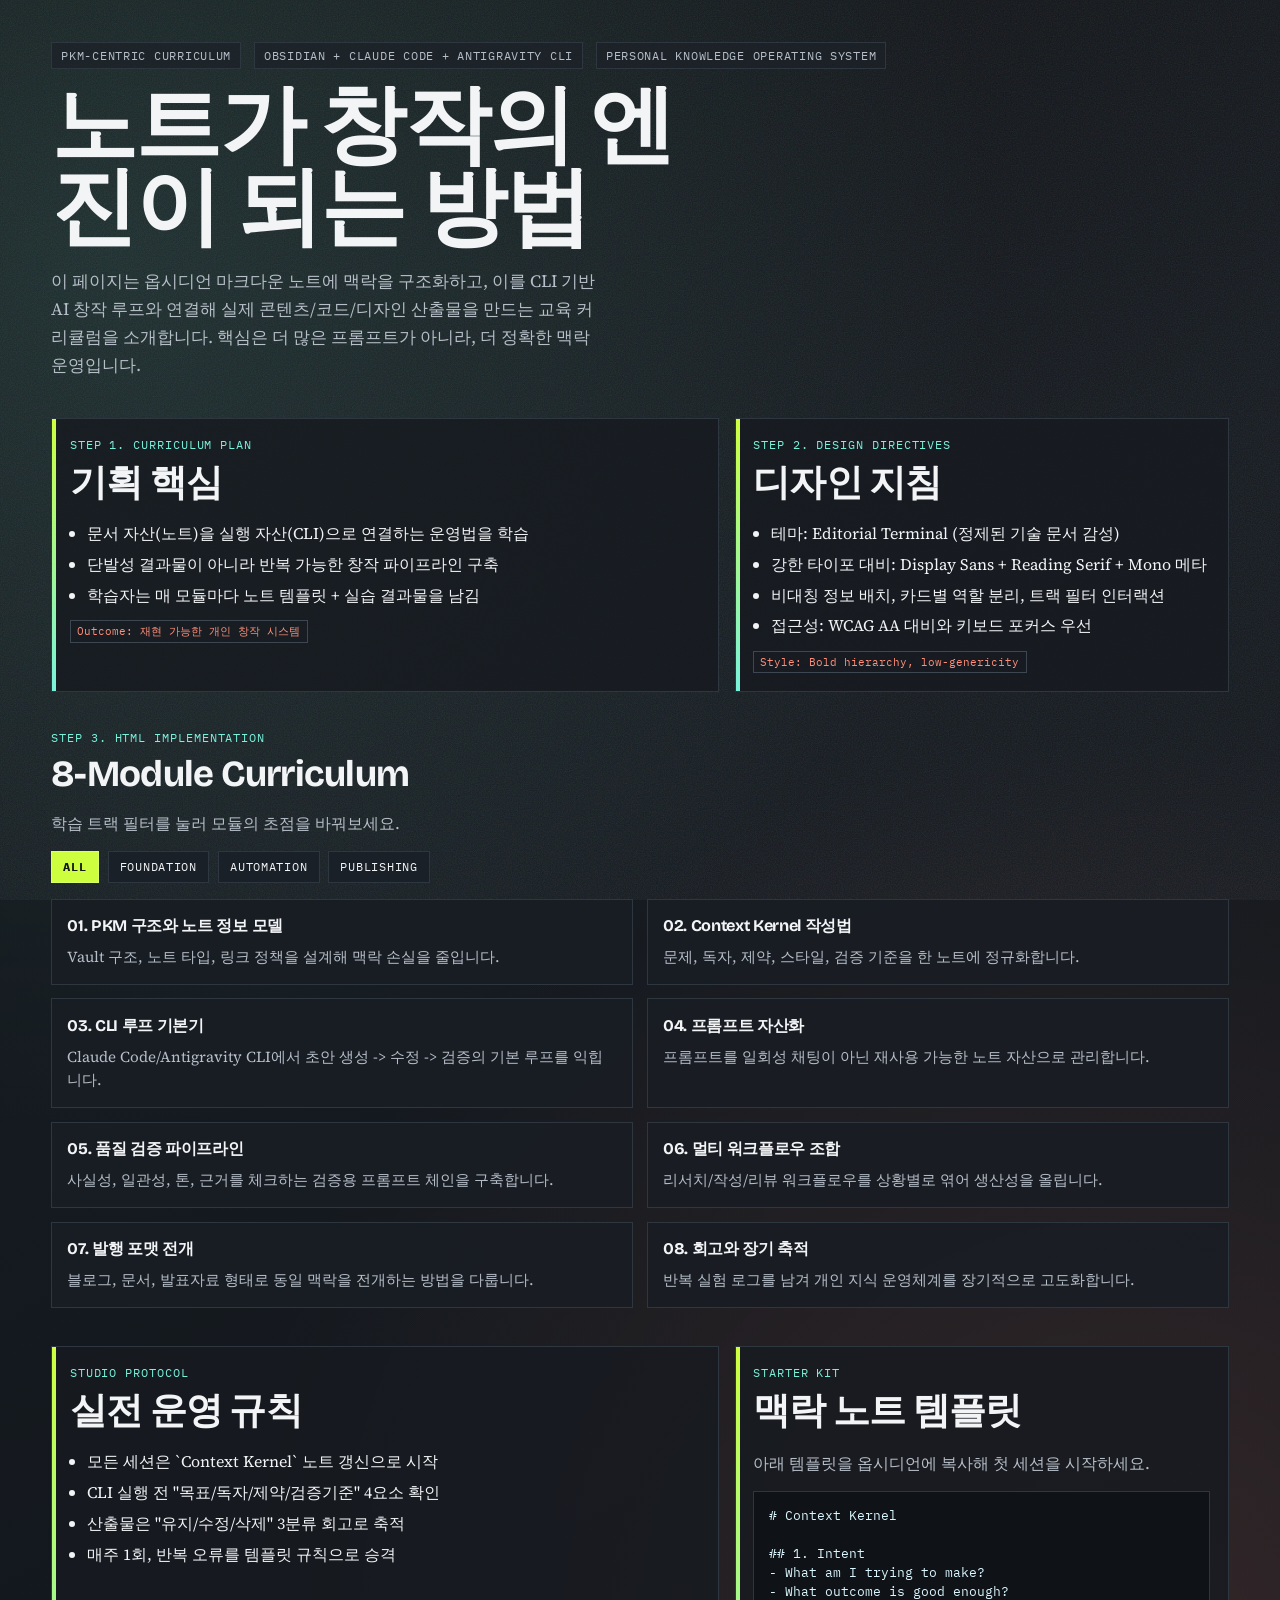
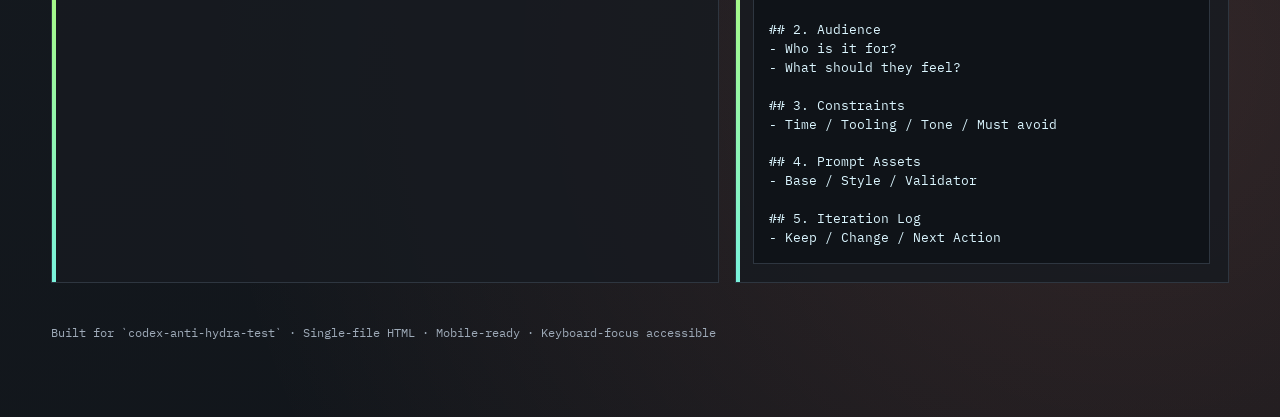
<file: prof-ahn/Google Antigravity 왕초보 패키지/01. Codex Gemini 공유하기 (히드라 머리 몸처럼)/Codex-Antii-히드라 테스트 결과/index.html>
<!doctype html>
<html lang="ko">
  <head>
    <meta charset="UTF-8" />
    <meta name="viewport" content="width=device-width, initial-scale=1.0" />
    <title>PKM x AI Creation Curriculum</title>
    <meta
      name="description"
      content="옵시디언 마크다운 노트를 중심으로 Claude Code/Antigravity CLI를 연결해 AI 창작을 설계하는 커리큘럼"
    />
    <link rel="preconnect" href="https://fonts.googleapis.com" />
    <link rel="preconnect" href="https://fonts.gstatic.com" crossorigin />
    <link
      href="https://fonts.googleapis.com/css2?family=IBM+Plex+Mono:wght@400;500;700&family=Bricolage+Grotesque:opsz,wght@12..96,300..800&family=Source+Serif+4:opsz,wght@8..60,300..900&display=swap"
      rel="stylesheet"
    />
    <style>
      :root {
        --bg: #111316;
        --bg-soft: #191d23;
        --ink: #f2f4f6;
        --ink-dim: #b6bec8;
        --line: #2e3640;
        --acid: #ceff3f;
        --teal: #79f2dc;
        --coral: #ff8f7a;
        --card: rgba(23, 27, 33, 0.84);
        --ring: 0 0 0 3px rgba(206, 255, 63, 0.45);
      }

      * {
        box-sizing: border-box;
      }

      body {
        margin: 0;
        color: var(--ink);
        font-family: "Source Serif 4", serif;
        background:
          radial-gradient(circle at 8% 12%, rgba(121, 242, 220, 0.12), transparent 42%),
          radial-gradient(circle at 88% 82%, rgba(255, 143, 122, 0.14), transparent 46%),
          linear-gradient(150deg, #0f1114 0%, #151a20 42%, #101419 100%);
        min-height: 100vh;
      }

      body::before {
        content: "";
        position: fixed;
        inset: 0;
        pointer-events: none;
        opacity: 0.18;
        background-image: url("data:image/svg+xml,%3Csvg xmlns='http://www.w3.org/2000/svg' width='180' height='180' viewBox='0 0 180 180'%3E%3Cfilter id='n'%3E%3CfeTurbulence type='fractalNoise' baseFrequency='0.85' numOctaves='3' stitchTiles='stitch'/%3E%3C/filter%3E%3Crect width='180' height='180' filter='url(%23n)' opacity='0.6'/%3E%3C/svg%3E");
      }

      .wrap {
        width: min(1180px, 92vw);
        margin: 0 auto;
        padding: 2.6rem 0 4rem;
      }

      .meta {
        display: flex;
        gap: 0.8rem;
        flex-wrap: wrap;
        font-family: "IBM Plex Mono", monospace;
        font-size: 0.76rem;
        letter-spacing: 0.06em;
        text-transform: uppercase;
        color: var(--ink-dim);
      }

      .pill {
        border: 1px solid var(--line);
        background: rgba(28, 34, 40, 0.75);
        padding: 0.33rem 0.56rem;
      }

      h1,
      h2,
      h3 {
        font-family: "Bricolage Grotesque", sans-serif;
        margin: 0;
        letter-spacing: -0.02em;
      }

      h1 {
        font-size: clamp(2.2rem, 8vw, 5.4rem);
        line-height: 0.95;
        margin-top: 1rem;
        max-width: 12ch;
      }

      .hero-sub {
        max-width: 62ch;
        color: var(--ink-dim);
        line-height: 1.62;
        font-size: 1.08rem;
        margin-top: 1.15rem;
      }

      .grid-two {
        margin-top: 2rem;
        display: grid;
        gap: 1rem;
        grid-template-columns: 1.35fr 1fr;
      }

      .card {
        background: var(--card);
        border: 1px solid var(--line);
        padding: 1.1rem;
        position: relative;
        backdrop-filter: blur(6px);
      }

      .card::after {
        content: "";
        position: absolute;
        left: 0;
        top: 0;
        width: 4px;
        height: 100%;
        background: linear-gradient(180deg, var(--acid), var(--teal));
      }

      .kicker {
        font-family: "IBM Plex Mono", monospace;
        letter-spacing: 0.08em;
        text-transform: uppercase;
        font-size: 0.72rem;
        color: var(--teal);
        margin-bottom: 0.45rem;
      }

      .section {
        margin-top: 2.4rem;
      }

      .section h2 {
        font-size: clamp(1.45rem, 4.6vw, 2.3rem);
        margin-bottom: 0.7rem;
      }

      .section p {
        color: var(--ink-dim);
      }

      .list {
        margin: 0.75rem 0 0;
        padding-left: 1.1rem;
        line-height: 1.65;
      }

      .list li {
        margin-bottom: 0.28rem;
      }

      .tracks {
        margin-top: 1rem;
        display: flex;
        flex-wrap: wrap;
        gap: 0.55rem;
      }

      .track-btn {
        font-family: "IBM Plex Mono", monospace;
        font-size: 0.75rem;
        letter-spacing: 0.06em;
        text-transform: uppercase;
        border: 1px solid var(--line);
        background: #1a2028;
        color: var(--ink);
        padding: 0.45rem 0.7rem;
        cursor: pointer;
      }

      .track-btn[aria-pressed="true"] {
        background: var(--acid);
        border-color: #d9ff68;
        color: #12161d;
        font-weight: 700;
      }

      .track-btn:focus-visible {
        outline: none;
        box-shadow: var(--ring);
      }

      .module-grid {
        margin-top: 1rem;
        display: grid;
        gap: 0.85rem;
        grid-template-columns: repeat(2, minmax(0, 1fr));
      }

      .module {
        border: 1px solid var(--line);
        background: rgba(25, 30, 36, 0.92);
        padding: 0.95rem;
        transition: transform 220ms ease, border-color 220ms ease;
      }

      .module:hover {
        transform: translateY(-3px);
        border-color: var(--teal);
      }

      .module h3 {
        font-size: 1.02rem;
      }

      .module p {
        margin: 0.52rem 0 0;
        line-height: 1.55;
        color: var(--ink-dim);
        font-size: 0.95rem;
      }

      .tagline {
        display: inline-block;
        margin-top: 0.5rem;
        border: 1px solid #3d4752;
        padding: 0.18rem 0.4rem;
        font-family: "IBM Plex Mono", monospace;
        font-size: 0.69rem;
        color: var(--coral);
      }

      .code-box {
        margin-top: 1rem;
        border: 1px solid var(--line);
        background: #0f1318;
        padding: 0.95rem;
        font-family: "IBM Plex Mono", monospace;
        font-size: 0.8rem;
        color: #dbf6ff;
        white-space: pre-wrap;
        line-height: 1.48;
      }

      .footer {
        margin-top: 2.6rem;
        font-family: "IBM Plex Mono", monospace;
        font-size: 0.77rem;
        color: #9eaab8;
      }

      @media (max-width: 920px) {
        .grid-two {
          grid-template-columns: 1fr;
        }

        .module-grid {
          grid-template-columns: 1fr;
        }
      }

      @media (prefers-reduced-motion: no-preference) {
        .fade-up {
          animation: fadeUp 0.6s ease both;
        }
        .fade-up:nth-of-type(2) {
          animation-delay: 0.09s;
        }
        .fade-up:nth-of-type(3) {
          animation-delay: 0.18s;
        }
      }

      @keyframes fadeUp {
        from {
          opacity: 0;
          transform: translateY(14px);
        }
        to {
          opacity: 1;
          transform: translateY(0);
        }
      }
    </style>
  </head>
  <body>
    <main class="wrap">
      <div class="meta fade-up">
        <span class="pill">PKM-Centric Curriculum</span>
        <span class="pill">Obsidian + Claude Code + Antigravity CLI</span>
        <span class="pill">Personal Knowledge Operating System</span>
      </div>

      <h1 class="fade-up">노트가 창작의 엔진이 되는 방법</h1>
      <p class="hero-sub fade-up">
        이 페이지는 옵시디언 마크다운 노트에 맥락을 구조화하고, 이를 CLI 기반 AI 창작 루프와 연결해 실제
        콘텐츠/코드/디자인 산출물을 만드는 교육 커리큘럼을 소개합니다. 핵심은 더 많은 프롬프트가 아니라,
        더 정확한 맥락 운영입니다.
      </p>

      <section class="grid-two section fade-up">
        <article class="card">
          <div class="kicker">Step 1. Curriculum Plan</div>
          <h2>기획 핵심</h2>
          <ul class="list">
            <li>문서 자산(노트)을 실행 자산(CLI)으로 연결하는 운영법을 학습</li>
            <li>단발성 결과물이 아니라 반복 가능한 창작 파이프라인 구축</li>
            <li>학습자는 매 모듈마다 노트 템플릿 + 실습 결과물을 남김</li>
          </ul>
          <span class="tagline">Outcome: 재현 가능한 개인 창작 시스템</span>
        </article>
        <article class="card">
          <div class="kicker">Step 2. Design Directives</div>
          <h2>디자인 지침</h2>
          <ul class="list">
            <li>테마: Editorial Terminal (정제된 기술 문서 감성)</li>
            <li>강한 타이포 대비: Display Sans + Reading Serif + Mono 메타</li>
            <li>비대칭 정보 배치, 카드별 역할 분리, 트랙 필터 인터랙션</li>
            <li>접근성: WCAG AA 대비와 키보드 포커스 우선</li>
          </ul>
          <span class="tagline">Style: Bold hierarchy, low-genericity</span>
        </article>
      </section>

      <section class="section fade-up">
        <div class="kicker">Step 3. HTML Implementation</div>
        <h2>8-Module Curriculum</h2>
        <p>학습 트랙 필터를 눌러 모듈의 초점을 바꿔보세요.</p>
        <div class="tracks" role="toolbar" aria-label="커리큘럼 필터">
          <button class="track-btn" data-track="all" aria-pressed="true">All</button>
          <button class="track-btn" data-track="foundation" aria-pressed="false">Foundation</button>
          <button class="track-btn" data-track="automation" aria-pressed="false">Automation</button>
          <button class="track-btn" data-track="publishing" aria-pressed="false">Publishing</button>
        </div>
        <div class="module-grid" id="modules">
          <article class="module" data-track="foundation">
            <h3>01. PKM 구조와 노트 정보 모델</h3>
            <p>Vault 구조, 노트 타입, 링크 정책을 설계해 맥락 손실을 줄입니다.</p>
          </article>
          <article class="module" data-track="foundation">
            <h3>02. Context Kernel 작성법</h3>
            <p>문제, 독자, 제약, 스타일, 검증 기준을 한 노트에 정규화합니다.</p>
          </article>
          <article class="module" data-track="automation">
            <h3>03. CLI 루프 기본기</h3>
            <p>Claude Code/Antigravity CLI에서 초안 생성 -> 수정 -> 검증의 기본 루프를 익힙니다.</p>
          </article>
          <article class="module" data-track="automation">
            <h3>04. 프롬프트 자산화</h3>
            <p>프롬프트를 일회성 채팅이 아닌 재사용 가능한 노트 자산으로 관리합니다.</p>
          </article>
          <article class="module" data-track="automation">
            <h3>05. 품질 검증 파이프라인</h3>
            <p>사실성, 일관성, 톤, 근거를 체크하는 검증용 프롬프트 체인을 구축합니다.</p>
          </article>
          <article class="module" data-track="publishing">
            <h3>06. 멀티 워크플로우 조합</h3>
            <p>리서치/작성/리뷰 워크플로우를 상황별로 엮어 생산성을 올립니다.</p>
          </article>
          <article class="module" data-track="publishing">
            <h3>07. 발행 포맷 전개</h3>
            <p>블로그, 문서, 발표자료 형태로 동일 맥락을 전개하는 방법을 다룹니다.</p>
          </article>
          <article class="module" data-track="publishing">
            <h3>08. 회고와 장기 축적</h3>
            <p>반복 실험 로그를 남겨 개인 지식 운영체계를 장기적으로 고도화합니다.</p>
          </article>
        </div>
      </section>

      <section class="grid-two section fade-up">
        <article class="card">
          <div class="kicker">Studio Protocol</div>
          <h2>실전 운영 규칙</h2>
          <ul class="list">
            <li>모든 세션은 `Context Kernel` 노트 갱신으로 시작</li>
            <li>CLI 실행 전 "목표/독자/제약/검증기준" 4요소 확인</li>
            <li>산출물은 "유지/수정/삭제" 3분류 회고로 축적</li>
            <li>매주 1회, 반복 오류를 템플릿 규칙으로 승격</li>
          </ul>
        </article>
        <article class="card">
          <div class="kicker">Starter Kit</div>
          <h2>맥락 노트 템플릿</h2>
          <p>아래 템플릿을 옵시디언에 복사해 첫 세션을 시작하세요.</p>
          <div class="code-box"># Context Kernel

## 1. Intent
- What am I trying to make?
- What outcome is good enough?

## 2. Audience
- Who is it for?
- What should they feel?

## 3. Constraints
- Time / Tooling / Tone / Must avoid

## 4. Prompt Assets
- Base / Style / Validator

## 5. Iteration Log
- Keep / Change / Next Action</div>
        </article>
      </section>

      <p class="footer">
        Built for `codex-anti-hydra-test` · Single-file HTML · Mobile-ready · Keyboard-focus accessible
      </p>
    </main>

    <script>
      const buttons = document.querySelectorAll(".track-btn");
      const modules = document.querySelectorAll(".module");

      buttons.forEach((btn) => {
        btn.addEventListener("click", () => {
          const track = btn.getAttribute("data-track");
          buttons.forEach((b) => b.setAttribute("aria-pressed", "false"));
          btn.setAttribute("aria-pressed", "true");

          modules.forEach((module) => {
            const visible = track === "all" || module.dataset.track === track;
            module.style.display = visible ? "block" : "none";
          });
        });
      });
    </script>
  </body>
</html>
</file>
